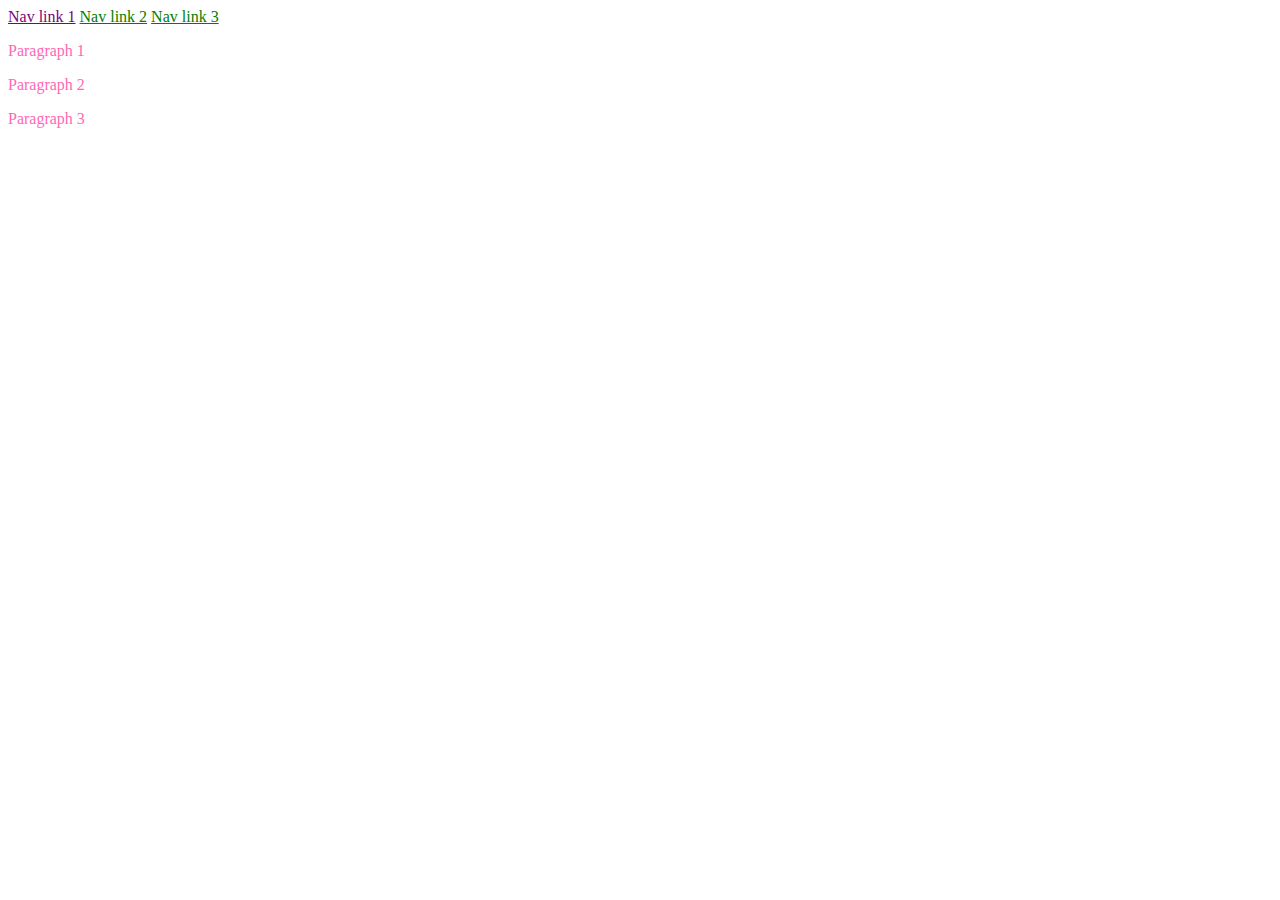
<file: css-specificity/index.html>
<!doctype html>

<html lang="en">
    <head>
        <meta charset="utf-8">
        <title>CSS Specificity</title>
        <meta name="description" content="CSS Specificity">
        <meta name="author" content="She Codes">
        <link rel="stylesheet" href="styles.css">
    </head>

    <body>

        <header>
            <nav>
                <a class="nav-link" id="link-1" href="#">Nav link 1</a>
                <a class="nav-link" href="#">Nav link 2</a>
                <a class="nav-link" href="#">Nav link 3</a>
            </nav>
        </header>

        <div>
            <p class="paragraph-link" id="paragraph-1">Paragraph 1</p>
            <p class="paragraph-link">Paragraph 2</p>
            <p class="paragraph-link">Paragraph 3</p>
        </div>

    </body>

</html>
</file>
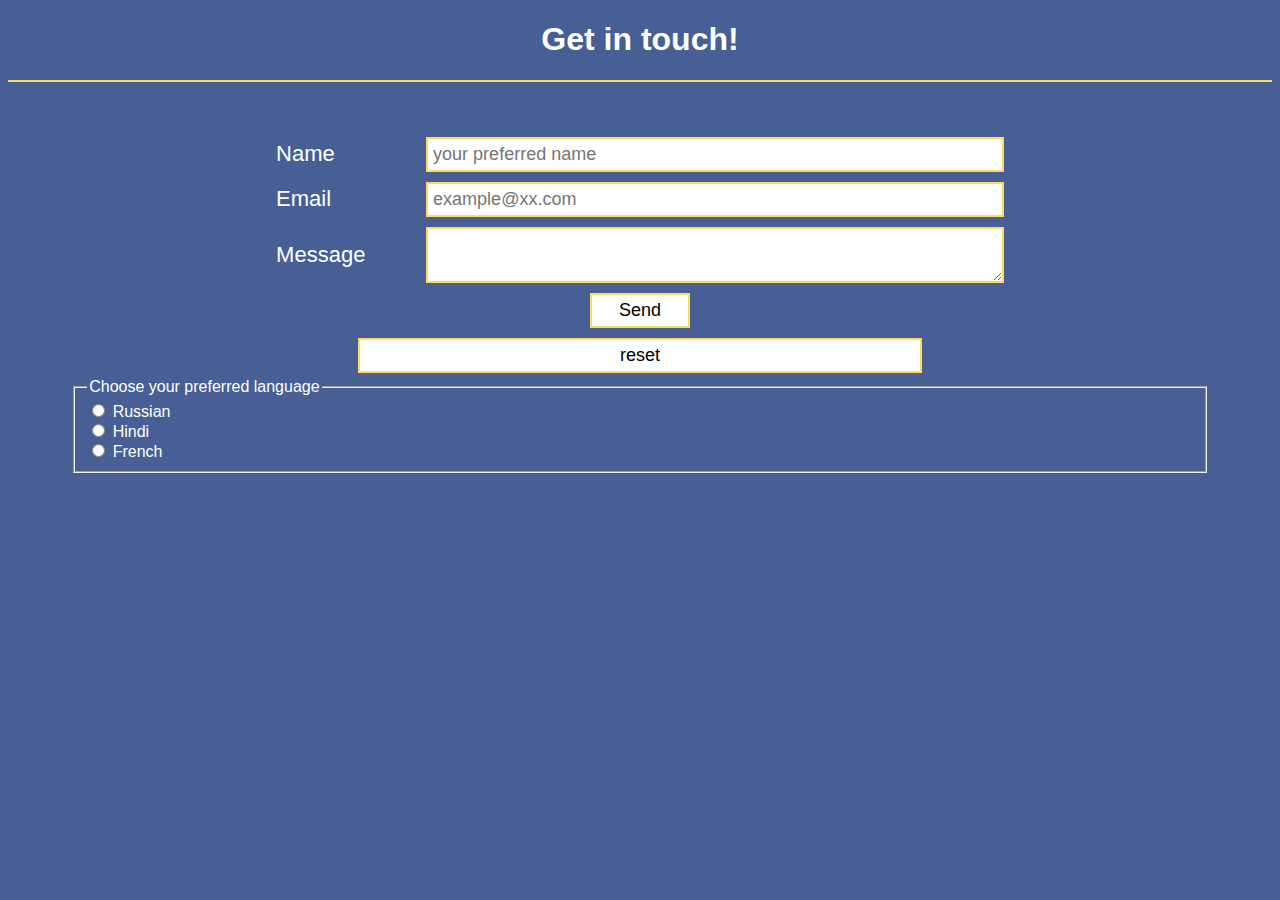
<file: forms-starter/index.html>
<!doctype html>

<html lang="en">
    <head>
        <meta charset="utf-8">
        <meta name="viewport" content="width=device-width, initial-scale=1, shrink-to-fit=no">
        <title>Introduction to Forms</title>
        <link rel="stylesheet" href="styles.css">
    </head>

    <body>
        <header>
            <h1>Get in touch!</h1>
        </header>

        <form action="https://formspree.io/f/mdojzdvg" method="post">
            <div class="form-item">
                <label for="name">Name</label>
                <input type="text" id="name" name="name" placeholder="your preferred name">
            </div>
            <div class="form-item">
                <label for="mail">Email</label>
                <input type="email" id="mail" name="email" placeholder="example@xx.com">
            </div>
            <div class="form-item">
                <label for="message">Message</label>
                <textarea id="message" name="message"></textarea>
            </div>
            <div class="form-item">
                <button type="submit">Send</button>
            </div>
            <div class="form-item">
                <input type="reset" value="reset">
            </div>
            
            <fieldset>
                <legend>Choose your preferred language</legend>
                <input type="radio" id="russian" name="language" value="R">
                <label for="russian">Russian</label><br>
                <input type="radio" id="hindi" name="language" value="H">
                <label for="hindi">Hindi</label><br>
                <input type="radio" id="french" name="language" value="F">
                <label for="french">French</label>
            </fieldset>
        </form>

    </body>
</html>
</file>
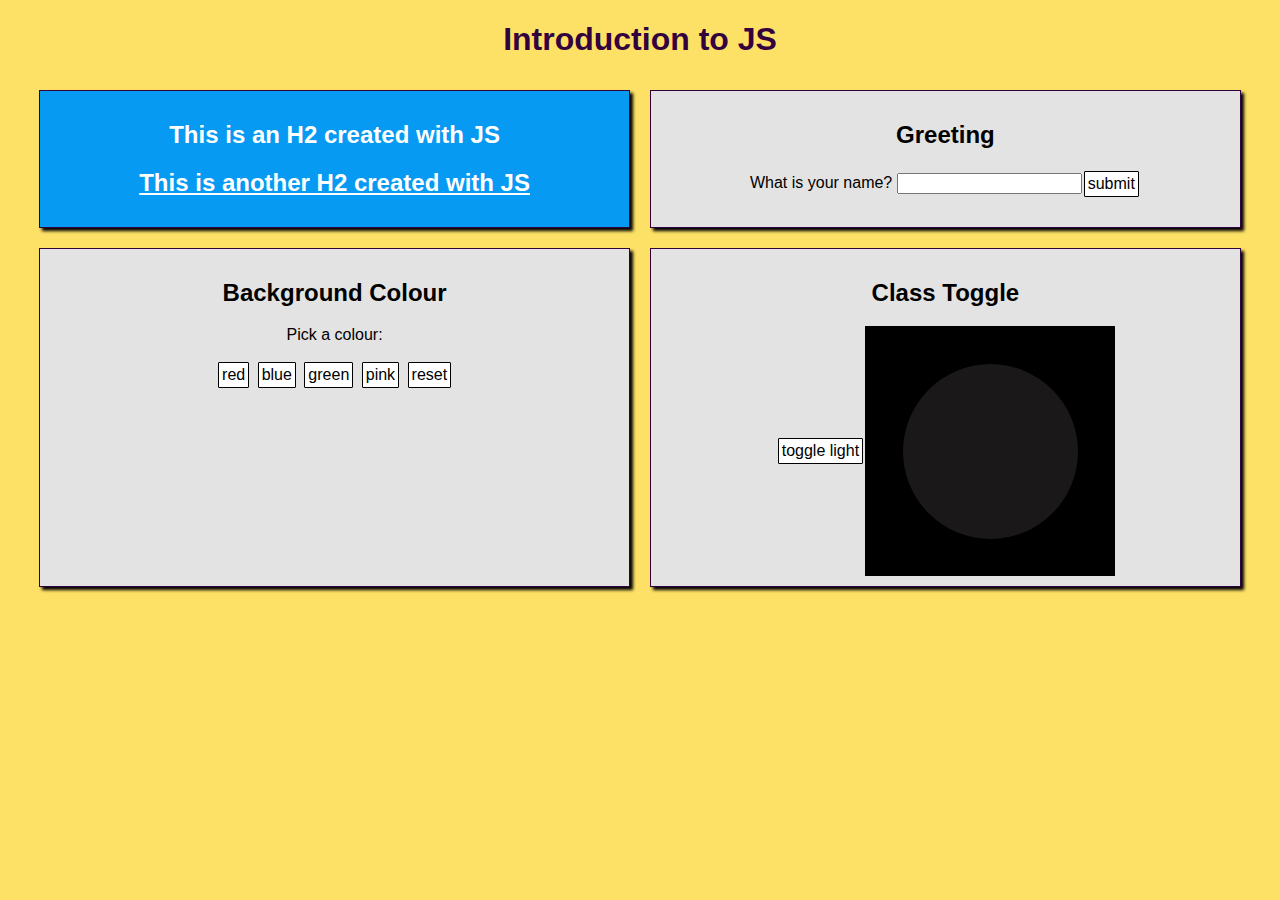
<file: intro-to-js/index.html>
<!DOCTYPE html>
<html lang="en">
    <head>
        <meta charset="utf-8">
        <title>Introduction to JavaScript</title>
        <meta name="description" content="JavaScript Demo">
        <meta name="author" content="She Codes">
        <link rel="stylesheet" href="styles.css">
    </head>
    
    <body>
        <header>
            <h1>Introduction to JS</h1>
        </header>

        <div id="wrapper">
            <div id="starter-div" class="component">
            </div>

            <div id="greeting" class="component">
                <h2>Greeting</h2>
                <form>
                    <div class="form-item">
                        <label for="name">What is your name?</label>
                        <input type="text" id="name" name="name">
                    </div>
                    <input type="button" onclick="showName()" value="submit">
                </form>
                <p id="greeting.text"></p>
            </div>

            <div id="colour" class="component">
                <h2>Background Colour</h2>
                <p>Pick a colour:</p>
                <input type="button" onclick="changeColour('#f74850')" value="red">
                <input type="button" onclick="changeColour('#0000ff')" value="blue">
                <input type="button" onclick="changeColour('#2fbc2f')" value="green">
                <input type="button" onclick="changeColour('#FFC0CB')" value="pink">
                <input type="button" onclick="resetColour()" value="reset">
            </div>

            <div id="on-off" class="component">
                <h2>Class Toggle</h2>
                <div id="class-toggle-containter">
                    <input type="button" onclick="toggleLightbulb()" value="toggle light">
                    <div id="toggle-wrapper">
                        <div id="light"></div>
                    </div>
                </div>
            </div>
        </div>
        <script src="script.js"></script>
    </body>
</html>
</file>
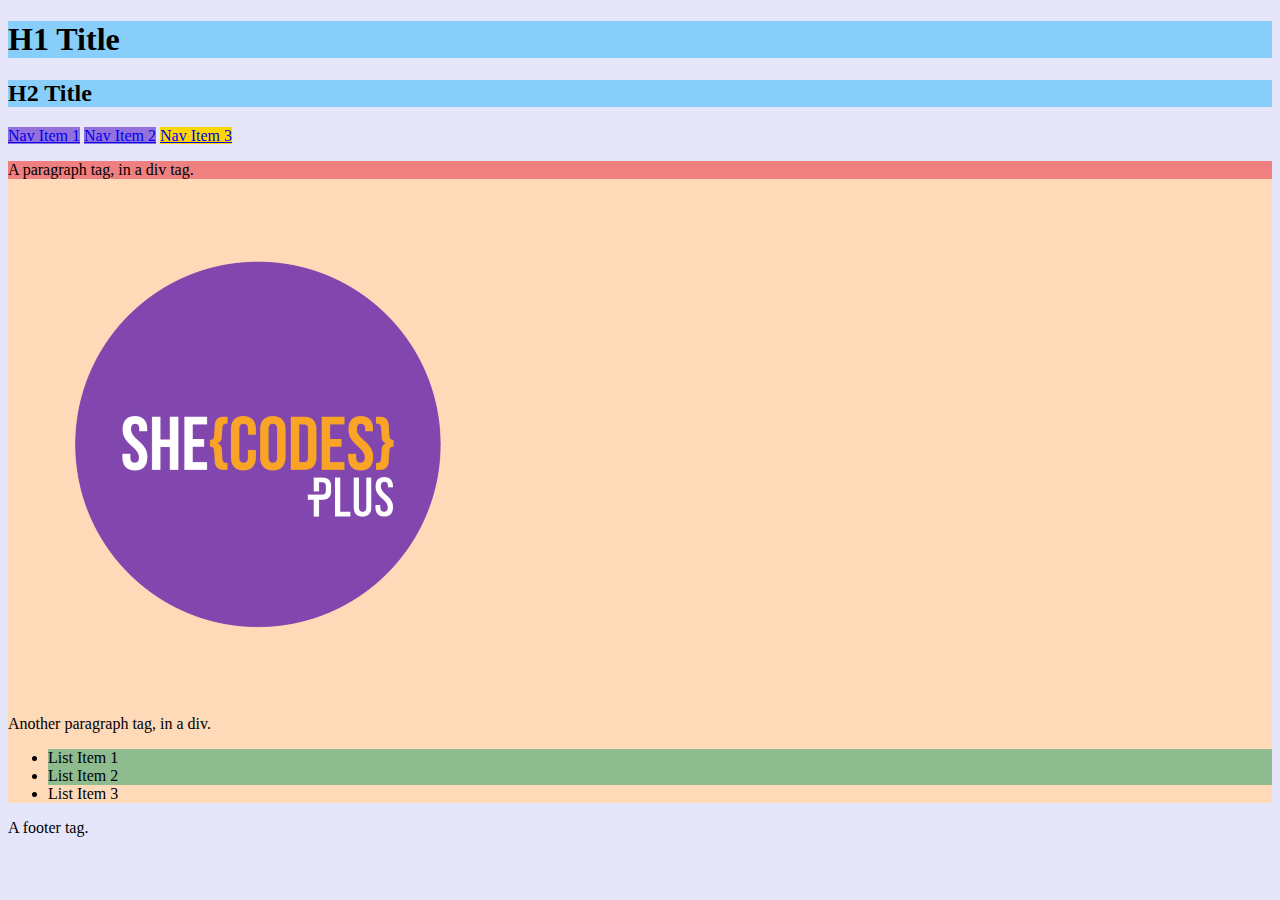
<file: introduction-to-css-selectors/index.html>
<!-- 
    .class = multi elements to have same style applied 
    #id = one element to have styles applied.  
-->

<!doctype html>

<html lang="en">
    <head>
        <meta charset="utf-8">
        <title>CSS Selectors</title>
        <meta name="description" content="CSS Selectors Playground">
        <meta name="author" content="She Codes">
        <link rel="stylesheet" href="styles.css">
    </head>
    <body>
        <header>
            <h1 class="main-heading">H1 Title</h1>
            <h2 class="main-heading">H2 Title</h2>
            <nav>
                <a href="#">Nav Item 1</a>
                <a href="#">Nav Item 2</a>
                <a href="#" id="id-nav-item">Nav Item 3</a>
            </nav>
        </header>
        <div id="div-id">
            <p id="first-paragraph">A paragraph tag, in a div tag.</p>
            <img src="logo.png" alt="She Codes Logo.">
            <p>Another paragraph tag, in a div.</p>
            <ul>
                <li class="list-item">List Item 1</li>
                <li class="list-item">List Item 2</li>
                <li>List Item 3</li>
            </ul>
        </div>
        <footer>
            A footer tag.
        </footer>
    </body>
</html>
</file>
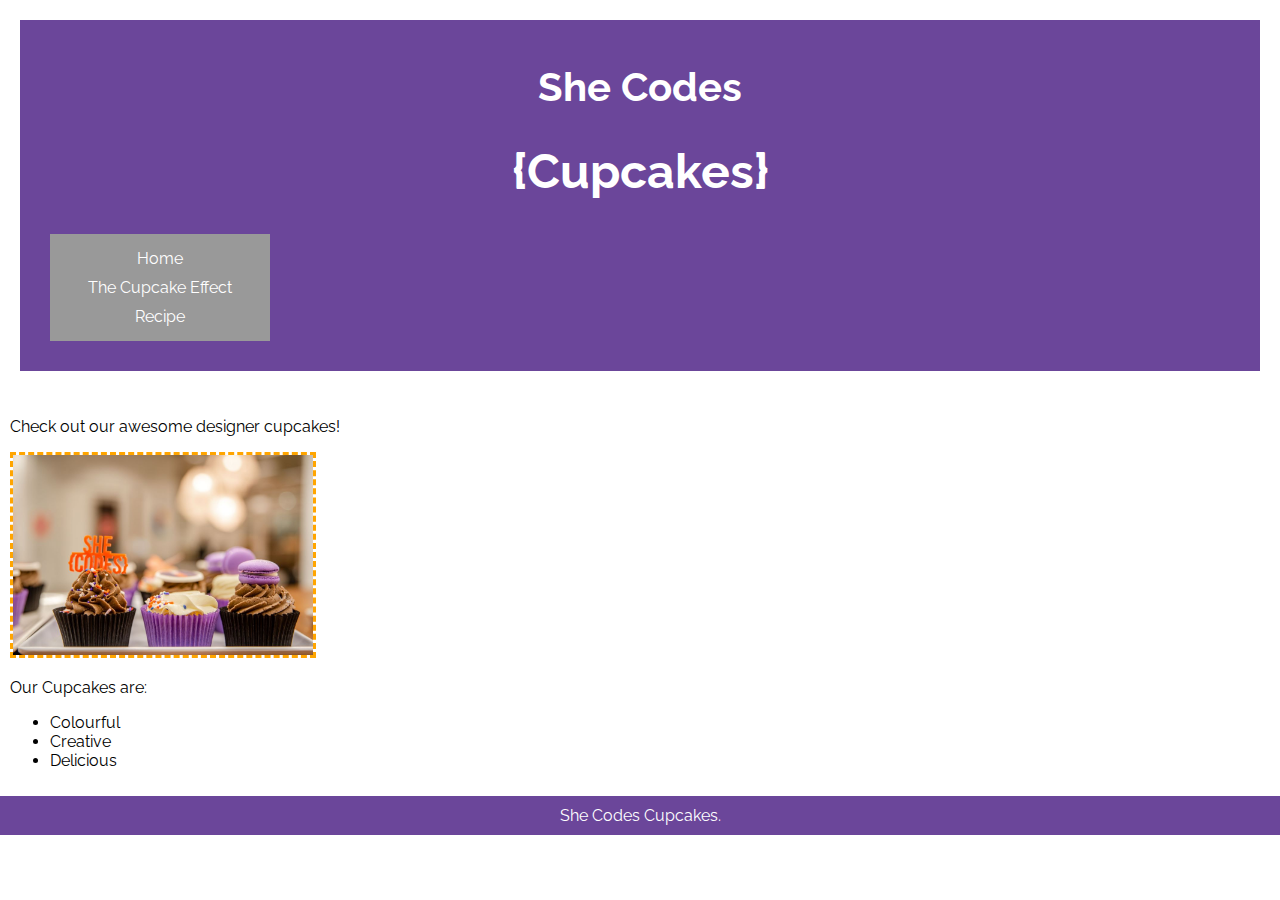
<file: introduction-to-css/index.html>
<!doctype html>

<html lang="en">
    <head>
        <meta charset="utf-8">
        <title>She Codes Cupcakes</title>
        <meta name="description" content="She Codes Cupcakes">
        <meta name="author" content="She Codes">
        <link rel="stylesheet" href="styles.css">
    </head>
    <body>
        <header>
            <h1>She Codes</h1>
            <h2>{Cupcakes}</h2>
            <nav>
                <a href="index.html">Home</a>
                <a href="cupcake-effect.html">The Cupcake Effect</a>
                <a href="recipe.html">Recipe</a>
            </nav>
        </header>
        <div>
            <p>Check out our awesome designer cupcakes!</p>
            <img src="images/cupcake-1.jpg" id="cupake-1-img" alt="She Codes Cupcakes.">
            <p>Our Cupcakes are:</p>
            <ul>
                <li>Colourful</li>
                <li>Creative</li>
                <li>Delicious</li>
            </ul>
        </div>
        <footer>
            She Codes Cupcakes.
        </footer>
    </body>
</html>
</file>
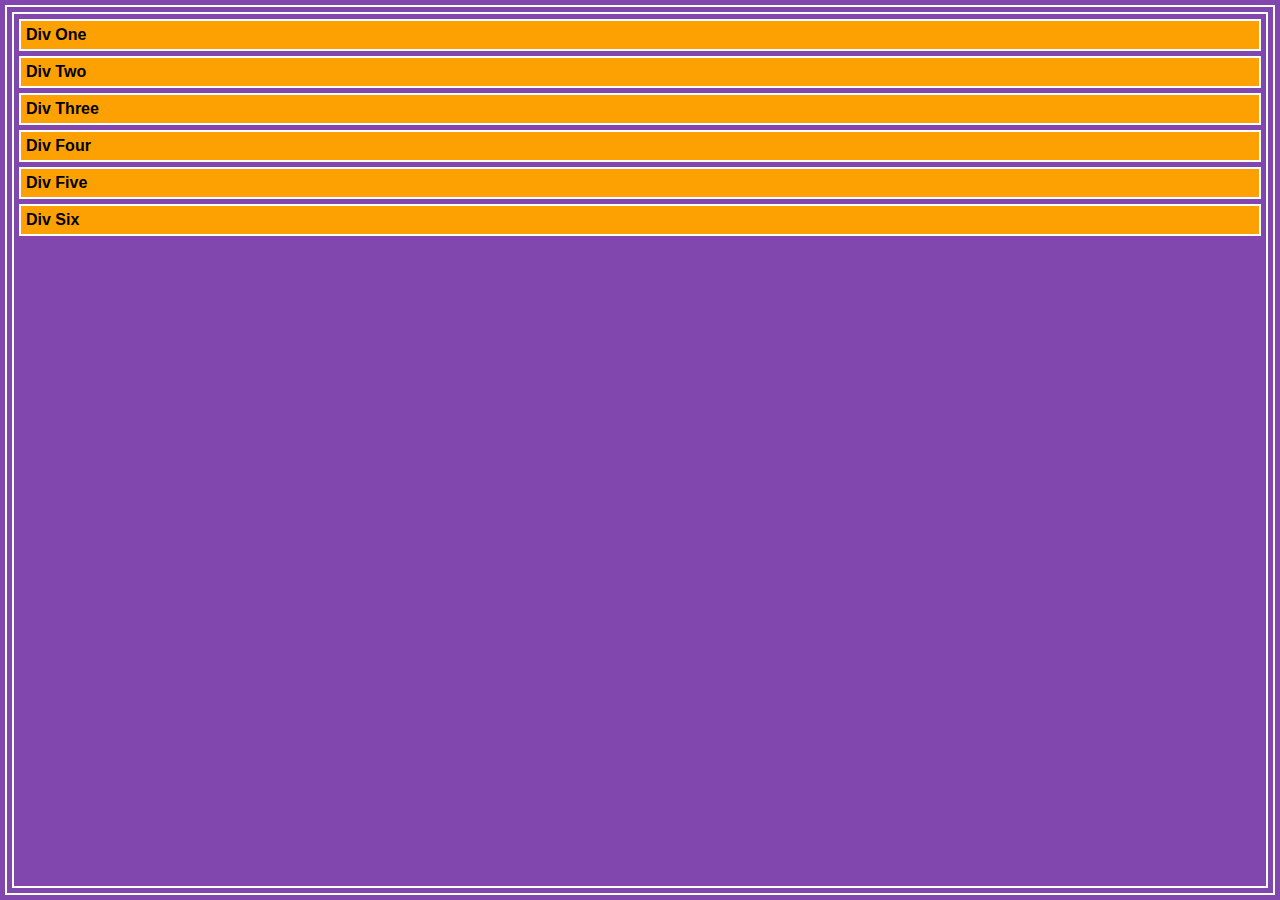
<file: introduction-to-flexbox/index.html>
<!doctype html>

<html lang="en">
    <head>
        <meta charset="utf-8">
        <meta name="viewport" content="width=device-width, initial-scale=1, shrink-to-fit=no">
        <title>Introduction to Flexbox</title>
        <link rel="stylesheet" href="styles.css">
    </head>

    <body>
        <div class="demo-div" id="div-1">Div One</div>
        <div class="demo-div" id="div-2">Div Two</div>
        <div class="demo-div" id="div-3">Div Three</div>
        <div class="demo-div" id="div-4">Div Four</div>
        <div class="demo-div" id="div-5">Div Five</div>
        <div class="demo-div" id="div-6">Div Six</div>
    </body>
</html>
</file>
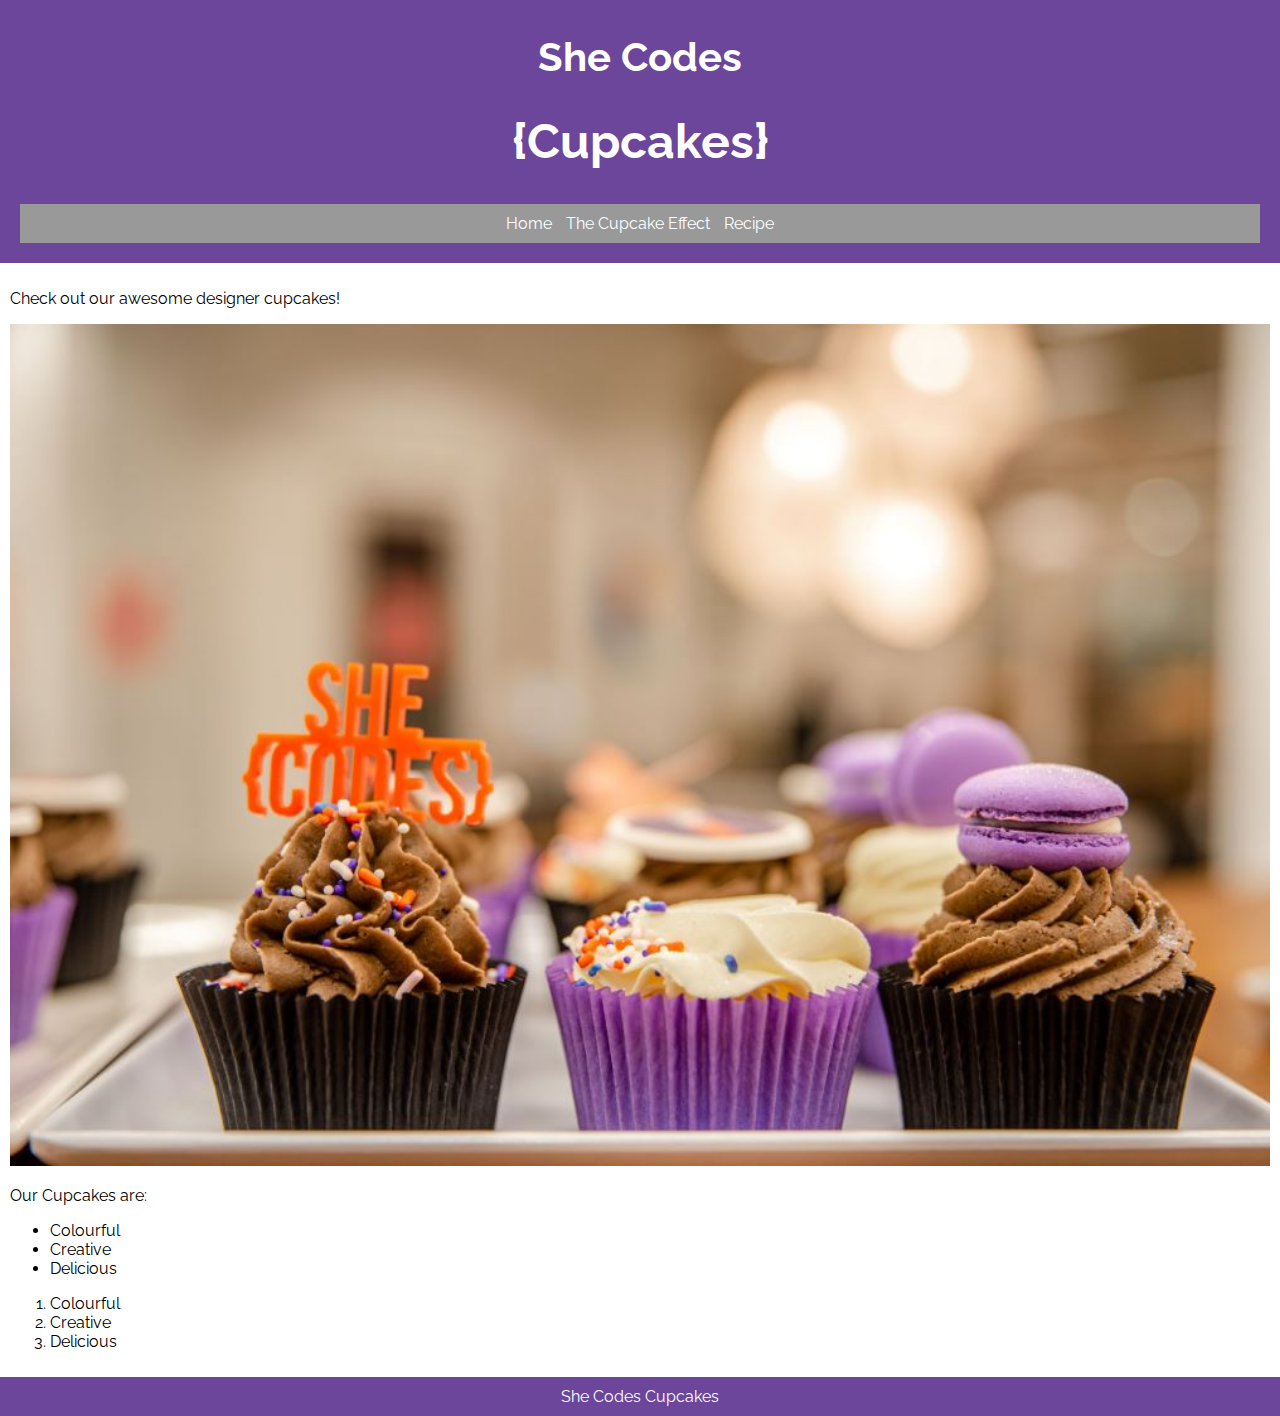
<file: introduction-to-html/index.html>
<!doctype html>
<html lang="en">
    <head>
        <meta charset="utf-8">
        <title>She Codes Cupcakes</title>
        <meta name="description" content="She Codes Cupcakes">
        <meta name="author" content="She Codes">
        <link rel="stylesheet" href="styles.css">
    </head>
    <body>
        <header>
            <h1>She Codes</h1>
            <h2>{Cupcakes}</h2>
            <nav>
                <a href="index.html">Home</a>
                <a href="cupcake-effect.html">The Cupcake Effect</a>
                <a href="recipe.html">Recipe</a>
            </nav>
        </header>
        <div>
            <p>Check out our awesome designer cupcakes!</p>
            <img src="cupcake-1.jpg" alt="She Codes Cupcakes.">
            <p>Our Cupcakes are:</p>
            <ul>
                <li>Colourful</li>
                <li>Creative</li>
                <li>Delicious</li>
            </ul>
            <ol>
                <li>Colourful</li>
                <li>Creative</li>
                <li>Delicious</li>
            </ol>
        </div>
        <footer>
            She Codes Cupcakes
        </footer>
    </body>
</html>
</file>
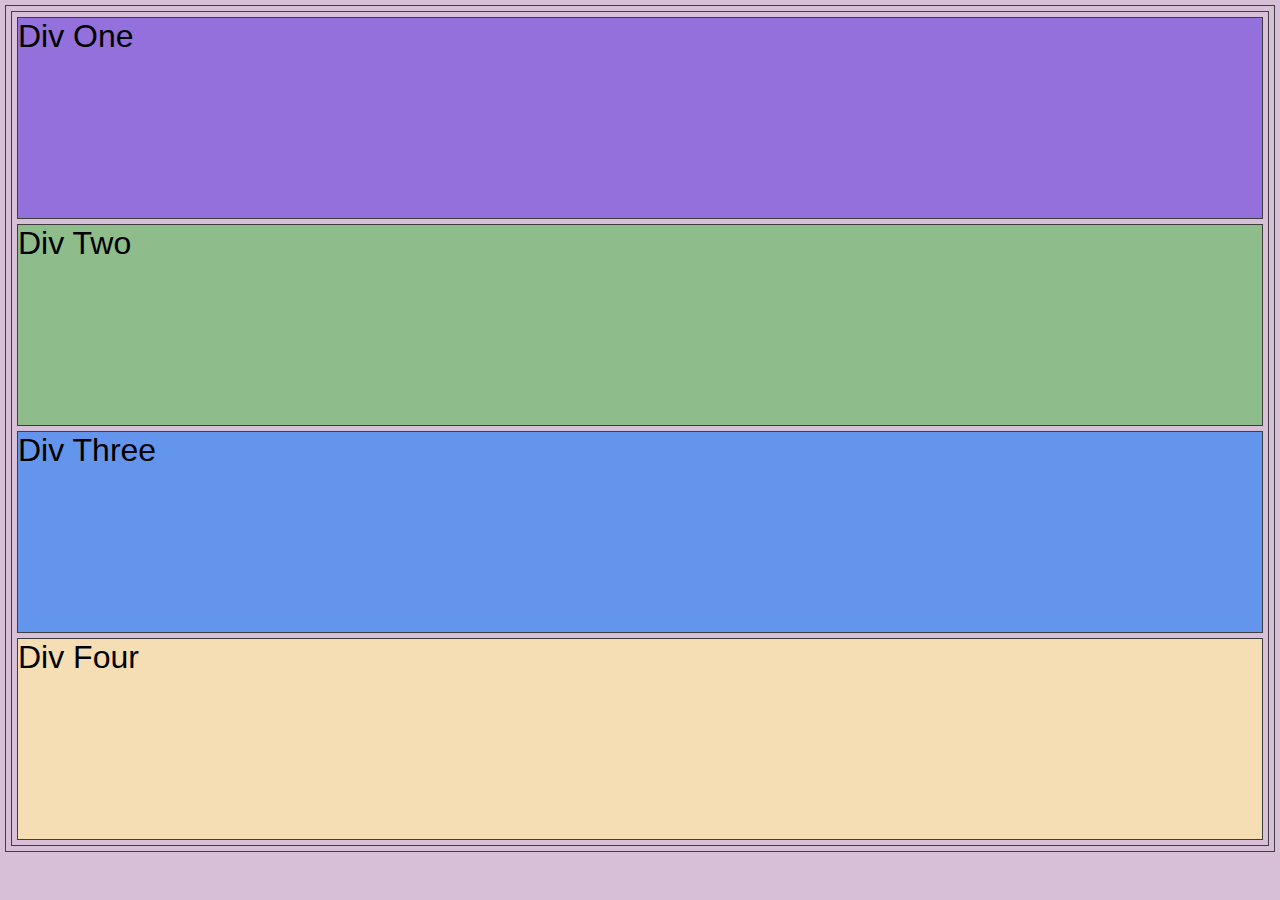
<file: introduction-to-media-queries/index.html>
<!doctype html>

<html lang="en">
    <head>
        <meta charset="utf-8">
        <meta name="viewport" content="width=device-width, initial-scale=1.0">
        <title>Media Queries</title>
        <link rel="stylesheet" href="styles.css">
    </head>

    <body>
        <div id="div-1">Div One</div>
        <div id="div-2">Div Two</div>
        <div id="div-3">Div Three</div>
        <div id="div-4">Div Four</div>
    </body>
</html>
</file>
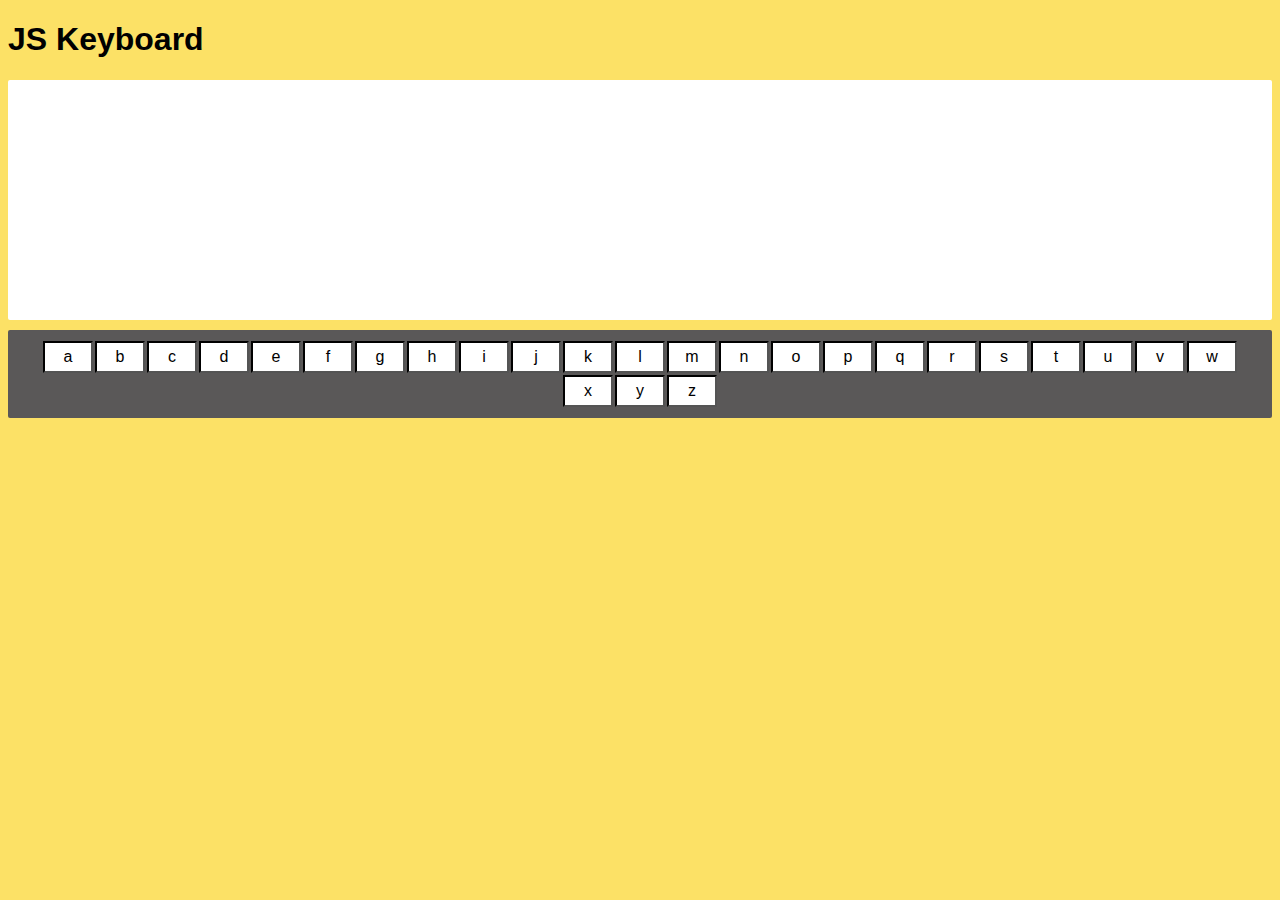
<file: keyboard/index.html>
<!DOCTYPE html>
<html lang="en">
    <head>
        <meta charset="utf-8">
        <title>JS Keyboard</title>
        <meta name="description" content="JavaScript Demo">
        <meta name="author" content="She Codes">
        <link rel="stylesheet" href="styles.css">
    </head>
    
    <body>
        <header>
            <h1>JS Keyboard</h1>
        </header>

        <div id="keyboard-wrapper">
            <div id="output">
                <p id="output-text">
                </p>
            </div>
            <div id="keyboard"></div>
        </div>

        <script src="script.js"></script>
    </body>
</html>
</file>
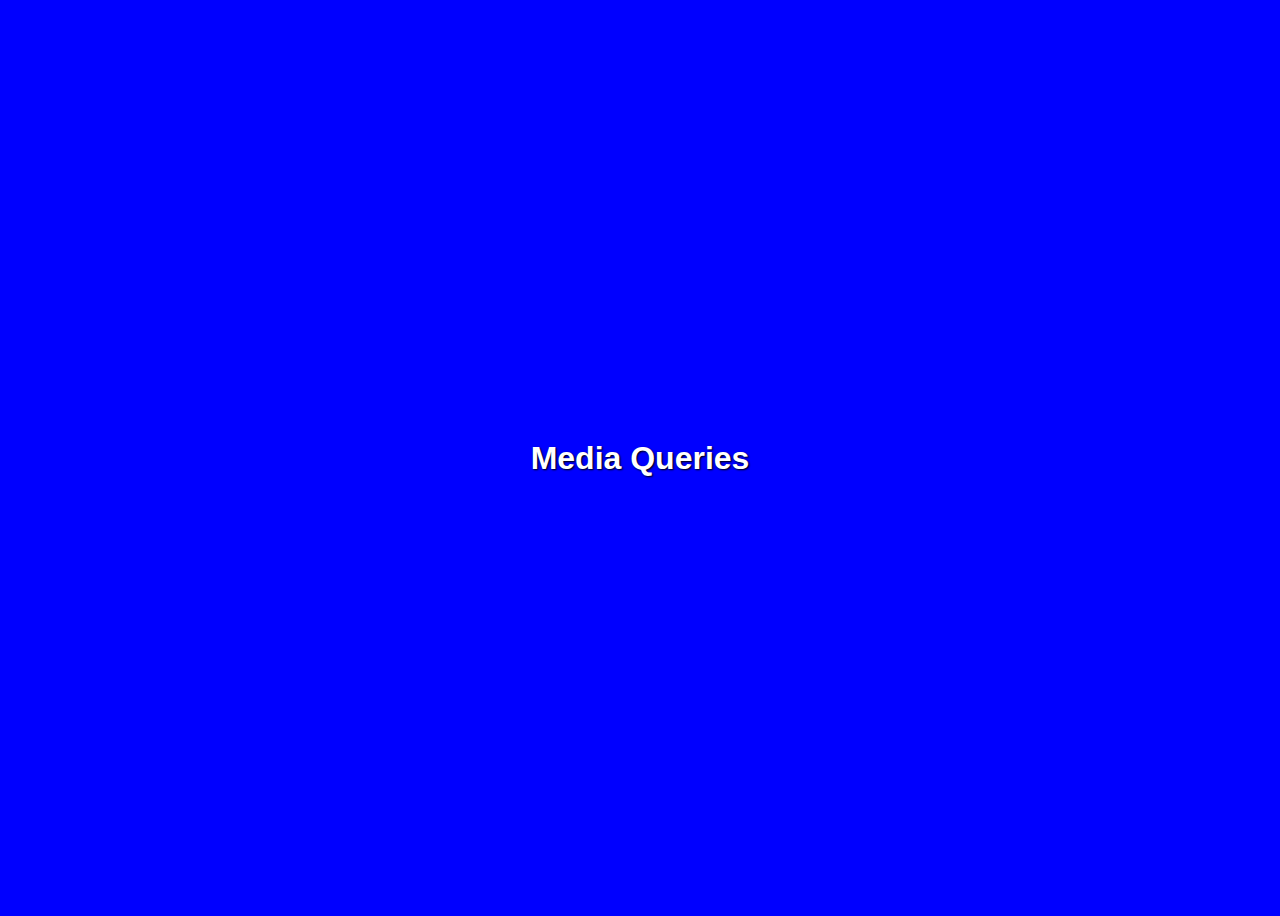
<file: media-queries-demo/index.html>
<!doctype html>

<html lang="en">
    <head>
        <meta charset="utf-8">
        <meta name="viewport" content="width=device-width, initial-scale=1.0">
        <title>Media Queries</title>
        <link rel="stylesheet" href="styles.css">
    </head>

    <body>

        <h1>Media Queries</h1>

    </body>
</html>
</file>
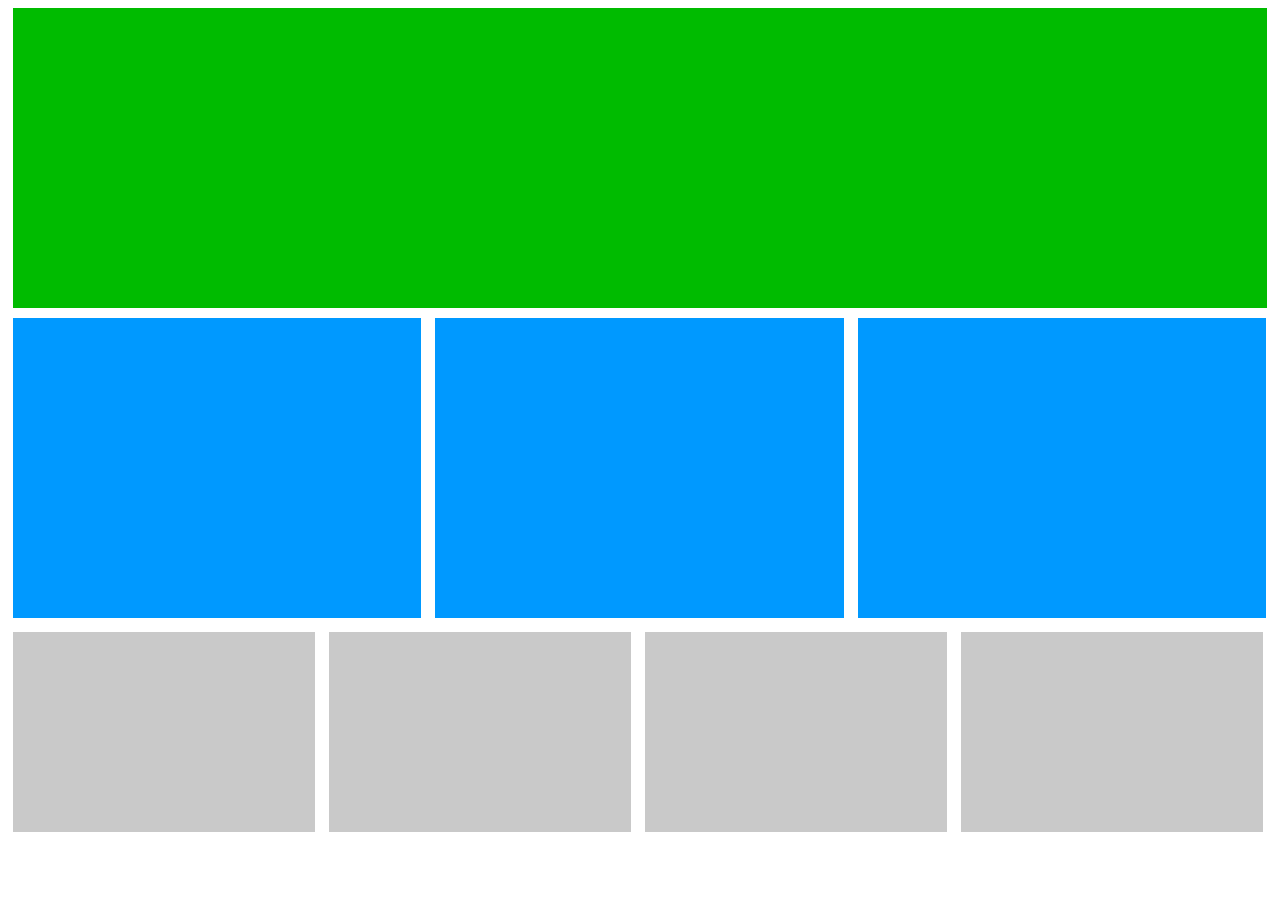
<file: media-queries-exercise-1/index.html>
<!DOCTYPE html>

<html lang="en">
    <head>
        <meta charset="utf-8" />
        <meta name="viewport" content="width=device-width, initial-scale=1.0" />
        <title>Media Queries</title>
        <link rel="stylesheet" href="styles.css" />
    </head>

    <body>
        <main>
            <div class="green-box box"></div>
            <div id="blue-section">
                <div class="blue-box box"></div>
                <div class="blue-box box"></div>
                <div class="blue-box box"></div>
            </div>
            <div id="grey-section">
                <div class="grey-box box"></div>
                <div class="grey-box box"></div>
                <div class="grey-box box"></div>
                <div class="grey-box box"></div>
            </div>
        </main>
    </body>
</html>
</file>
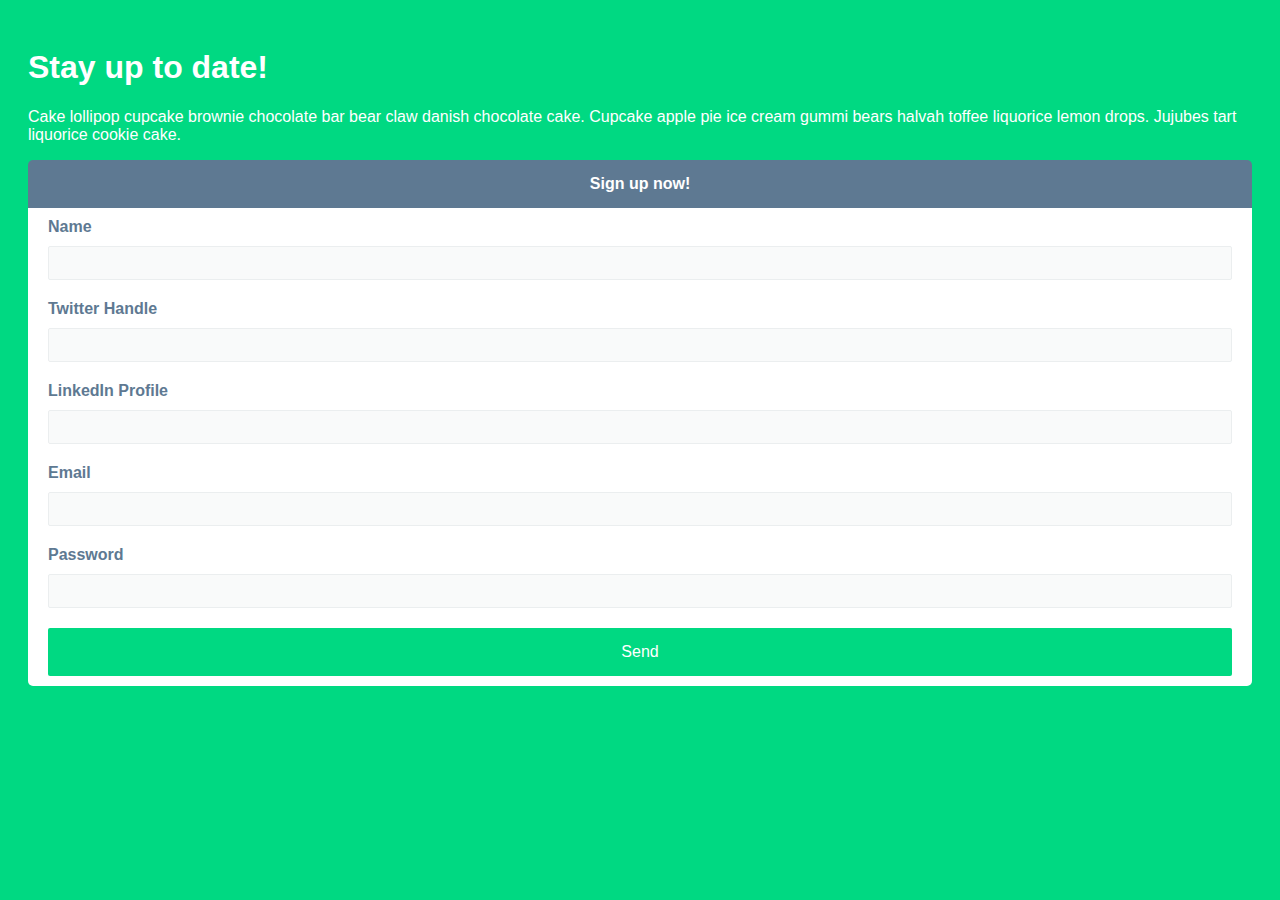
<file: media-queries-exercise-2/index.html>
<!DOCTYPE html>

<html lang="en">
    <head>
        <meta charset="utf-8" />
        <meta name="viewport" content="width=device-width, initial-scale=1.0" />
        <title>Media Queries</title>
        <link rel="stylesheet" href="styles.css" />
    </head>

    <body>
        <main>
            <header>
                <h1>Stay up to date!</h1>
                <p>
                    Cake lollipop cupcake brownie chocolate bar bear claw danish
                    chocolate cake. Cupcake apple pie ice cream gummi bears
                    halvah toffee liquorice lemon drops. Jujubes tart liquorice
                    cookie cake.
                </p>
            </header>
            <div id="form-wrapper">
                <h2>Sign up now!</h2>
                <form action="" method="">
                    <div class="form-item">
                        <label for="name">Name</label>
                        <input type="text" id="name" name="name" />
                    </div>
                    <div class="row">
                        <div class="form-item">
                            <label for="twitter">Twitter Handle</label>
                            <input type="text" id="twitter" name="twitter" />
                        </div>
                        <div class="form-item">
                            <label for="linkedin">LinkedIn Profile</label>
                            <input type="text" id="linkedin" name="linkedin" />
                        </div>
                    </div>
                    <div class="row">
                        <div class="form-item">
                            <label for="mail">Email</label>
                            <input type="email" id="mail" name="email" />
                        </div>
                        <div class="form-item">
                            <label for="message">Password</label>
                            <input
                                type="password"
                                id="message"
                                name="message"
                            />
                        </div>
                    </div>
                    <div class="form-item">
                        <button type="submit">Send</button>
                    </div>
                </form>
            </div>
        </main>
    </body>
</html>
</file>
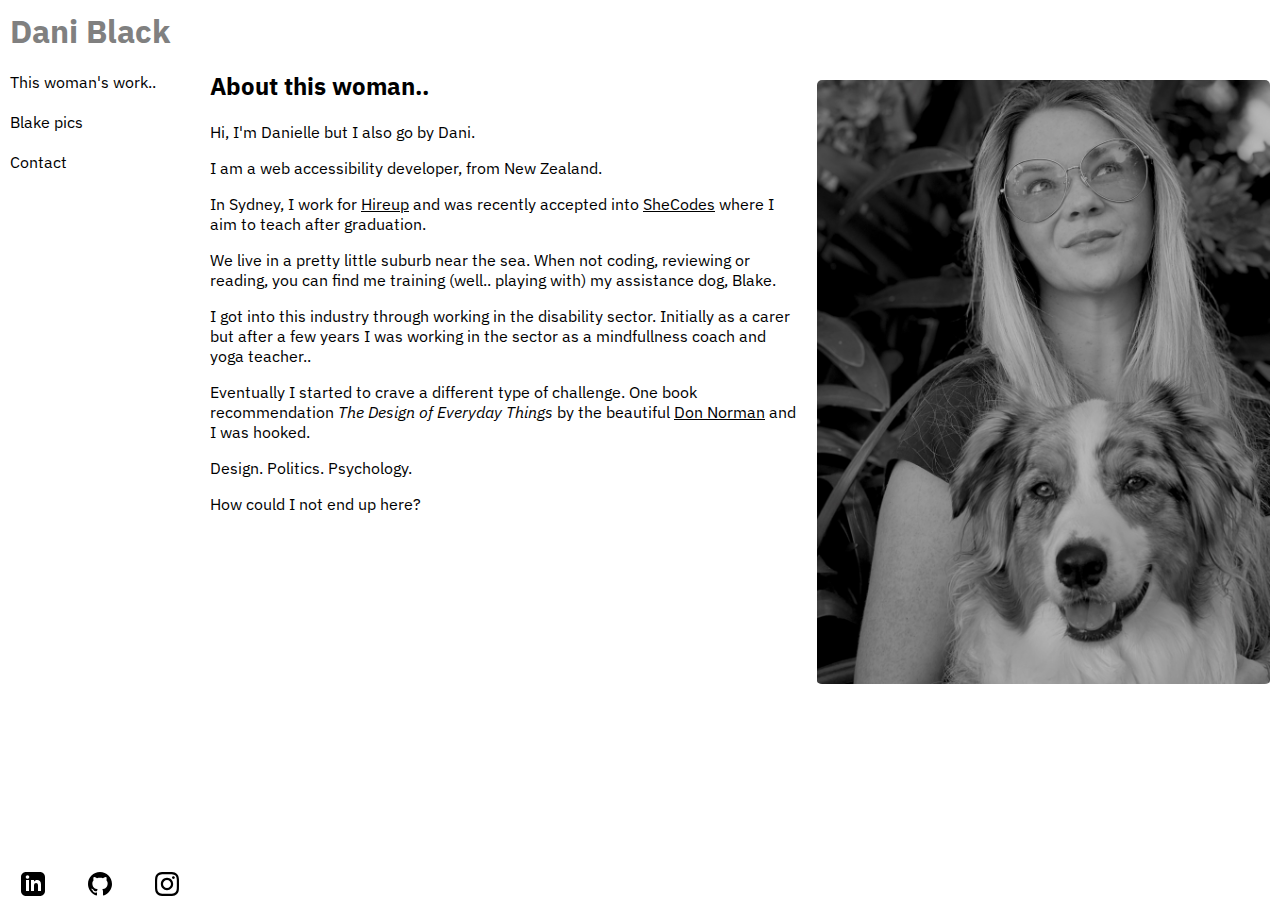
<file: portfolio/index.html>
<!doctype html>

<html lang="en">
    <head>
        <meta charset="utf-8">
        <title>This woman's work</title>
        <!-- check these later -->
        <meta name="description" content="about">
        <meta name="author" content="about">
        <!-- check these later -->
        <link href='https://fonts.googleapis.com/css?family=IBM Plex Sans' rel='stylesheet'>
        <link rel="stylesheet" href="styles.css">
    </head>
    <body>
        <header role="banner" id="header">
            <a class="title-nav" href="index.html"> <h1>Dani Black</h1></a>
            <nav role="navigation" aria-label="Primary Navigation">
                    <!--<button role="button" aria-label="open menu" class="hamburger">
                        <svg viewBox="0 0 100 80" width="20" height="20">
                            <rect width="100" height="20"></rect>
                            <rect y="30" width="100" height="20"></rect>
                            <rect y="60" width="100" height="20"></rect>
                      </svg>
                    </button> -->
                    <ul class="site-navigation">
                        <li class="nav-item"><a href="portfolio.html">This woman's work..</a></li>
                        <li class="nav-item"><a href="blake.html">Blake pics</a></li>
                        <li class="nav-item"><a href="contact.html">Contact</a></li>
                    </ul>
                    <ul class="socials">
                        <li>
                            <a href="https://www.linkedin.com/in/dani-black" target="_blank">
                                <svg xmlns="http://www.w3.org/2000/svg" width="24" height="24" viewBox="0 0 24 24">
                                    <path d="M19 0h-14c-2.761 0-5 2.239-5 5v14c0 2.761 2.239 5 5 5h14c2.762 0 5-2.239 5-5v-14c0-2.761-2.238-5-5-5zm-11 19h-3v-11h3v11zm-1.5-12.268c-.966 0-1.75-.79-1.75-1.764s.784-1.764 1.75-1.764 1.75.79 1.75 1.764-.783 1.764-1.75 1.764zm13.5 12.268h-3v-5.604c0-3.368-4-3.113-4 0v5.604h-3v-11h3v1.765c1.396-2.586 7-2.777 7 2.476v6.759z"/>
                                </svg>
                            </a>
                        </li>
                        <li>
                            <a href="https://www.github.com/DaniiBlack" target="_blank">
                                <svg xmlns="http://www.w3.org/2000/svg" width="24" height="24" viewBox="0 0 24 24"><path d="M12 0c-6.626 0-12 5.373-12 12 0 5.302 3.438 9.8 8.207 11.387.599.111.793-.261.793-.577v-2.234c-3.338.726-4.033-1.416-4.033-1.416-.546-1.387-1.333-1.756-1.333-1.756-1.089-.745.083-.729.083-.729 1.205.084 1.839 1.237 1.839 1.237 1.07 1.834 2.807 1.304 3.492.997.107-.775.418-1.305.762-1.604-2.665-.305-5.467-1.334-5.467-5.931 0-1.311.469-2.381 1.236-3.221-.124-.303-.535-1.524.117-3.176 0 0 1.008-.322 3.301 1.23.957-.266 1.983-.399 3.003-.404 1.02.005 2.047.138 3.006.404 2.291-1.552 3.297-1.23 3.297-1.23.653 1.653.242 2.874.118 3.176.77.84 1.235 1.911 1.235 3.221 0 4.609-2.807 5.624-5.479 5.921.43.372.823 1.102.823 2.222v3.293c0 .319.192.694.801.576 4.765-1.589 8.199-6.086 8.199-11.386 0-6.627-5.373-12-12-12z"/>
                                </svg>
                            </a>
                        </li>
                        <li>
                            <a href="https://www.instagram.com/ink_peach/" target="_blank"><svg xmlns="http://www.w3.org/2000/svg" width="24" height="24" viewBox="0 0 24 24"><path d="M12 2.163c3.204 0 3.584.012 4.85.07 3.252.148 4.771 1.691 4.919 4.919.058 1.265.069 1.645.069 4.849 0 3.205-.012 3.584-.069 4.849-.149 3.225-1.664 4.771-4.919 4.919-1.266.058-1.644.07-4.85.07-3.204 0-3.584-.012-4.849-.07-3.26-.149-4.771-1.699-4.919-4.92-.058-1.265-.07-1.644-.07-4.849 0-3.204.013-3.583.07-4.849.149-3.227 1.664-4.771 4.919-4.919 1.266-.057 1.645-.069 4.849-.069zm0-2.163c-3.259 0-3.667.014-4.947.072-4.358.2-6.78 2.618-6.98 6.98-.059 1.281-.073 1.689-.073 4.948 0 3.259.014 3.668.072 4.948.2 4.358 2.618 6.78 6.98 6.98 1.281.058 1.689.072 4.948.072 3.259 0 3.668-.014 4.948-.072 4.354-.2 6.782-2.618 6.979-6.98.059-1.28.073-1.689.073-4.948 0-3.259-.014-3.667-.072-4.947-.196-4.354-2.617-6.78-6.979-6.98-1.281-.059-1.69-.073-4.949-.073zm0 5.838c-3.403 0-6.162 2.759-6.162 6.162s2.759 6.163 6.162 6.163 6.162-2.759 6.162-6.163c0-3.403-2.759-6.162-6.162-6.162zm0 10.162c-2.209 0-4-1.79-4-4 0-2.209 1.791-4 4-4s4 1.791 4 4c0 2.21-1.791 4-4 4zm6.406-11.845c-.796 0-1.441.645-1.441 1.44s.645 1.44 1.441 1.44c.795 0 1.439-.645 1.439-1.44s-.644-1.44-1.439-1.44z"/></svg></a>
                        </li>
                    </ul>
            </nav>
        </header>
        <main role="main" class="about">
            <article>
                <h2>About this woman..</h2>
                <p>
                    Hi, I'm Danielle but I also go by Dani.
                </p>
                <p> I am a web accessibility developer, from New Zealand.</p>
                <p>
                    In Sydney, I work for <a href="https://hireup.com.au/">Hireup</a> and was recently accepted into <a href="https://shecodes.com.au/">SheCodes</a> where I aim to teach after graduation.
                </p>
                <p>
                    We live in a pretty little suburb near the sea.
                    When not coding, reviewing or reading, you can find me training (well.. playing with) my assistance dog, Blake.
                </p>
                <p>
                    I got into this industry through working in the disability sector. Initially as a carer but after a few years I was working in the sector as a mindfullness coach and yoga teacher.. 
                </p>
                <p>
                    Eventually I started to crave a different type of challenge. One book recommendation <em>The Design of Everyday Things</em> by the beautiful <a href="https://en.wikipedia.org/wiki/Don_Norman"><bold>Don Norman</bold></a> and I was hooked.
                </p>
                <p>
                    Design. Politics. Psychology.
                </p>
                <p>
                    How could I not end up here?
                </p>
            <!-- 50 words here-->
            </article>
        </main>
        <aside>
            <img src="images/portrait.jpeg" alt="girl with dog">
        </aside>

        <footer>
        </footer>
    </body>
</html>
</file>
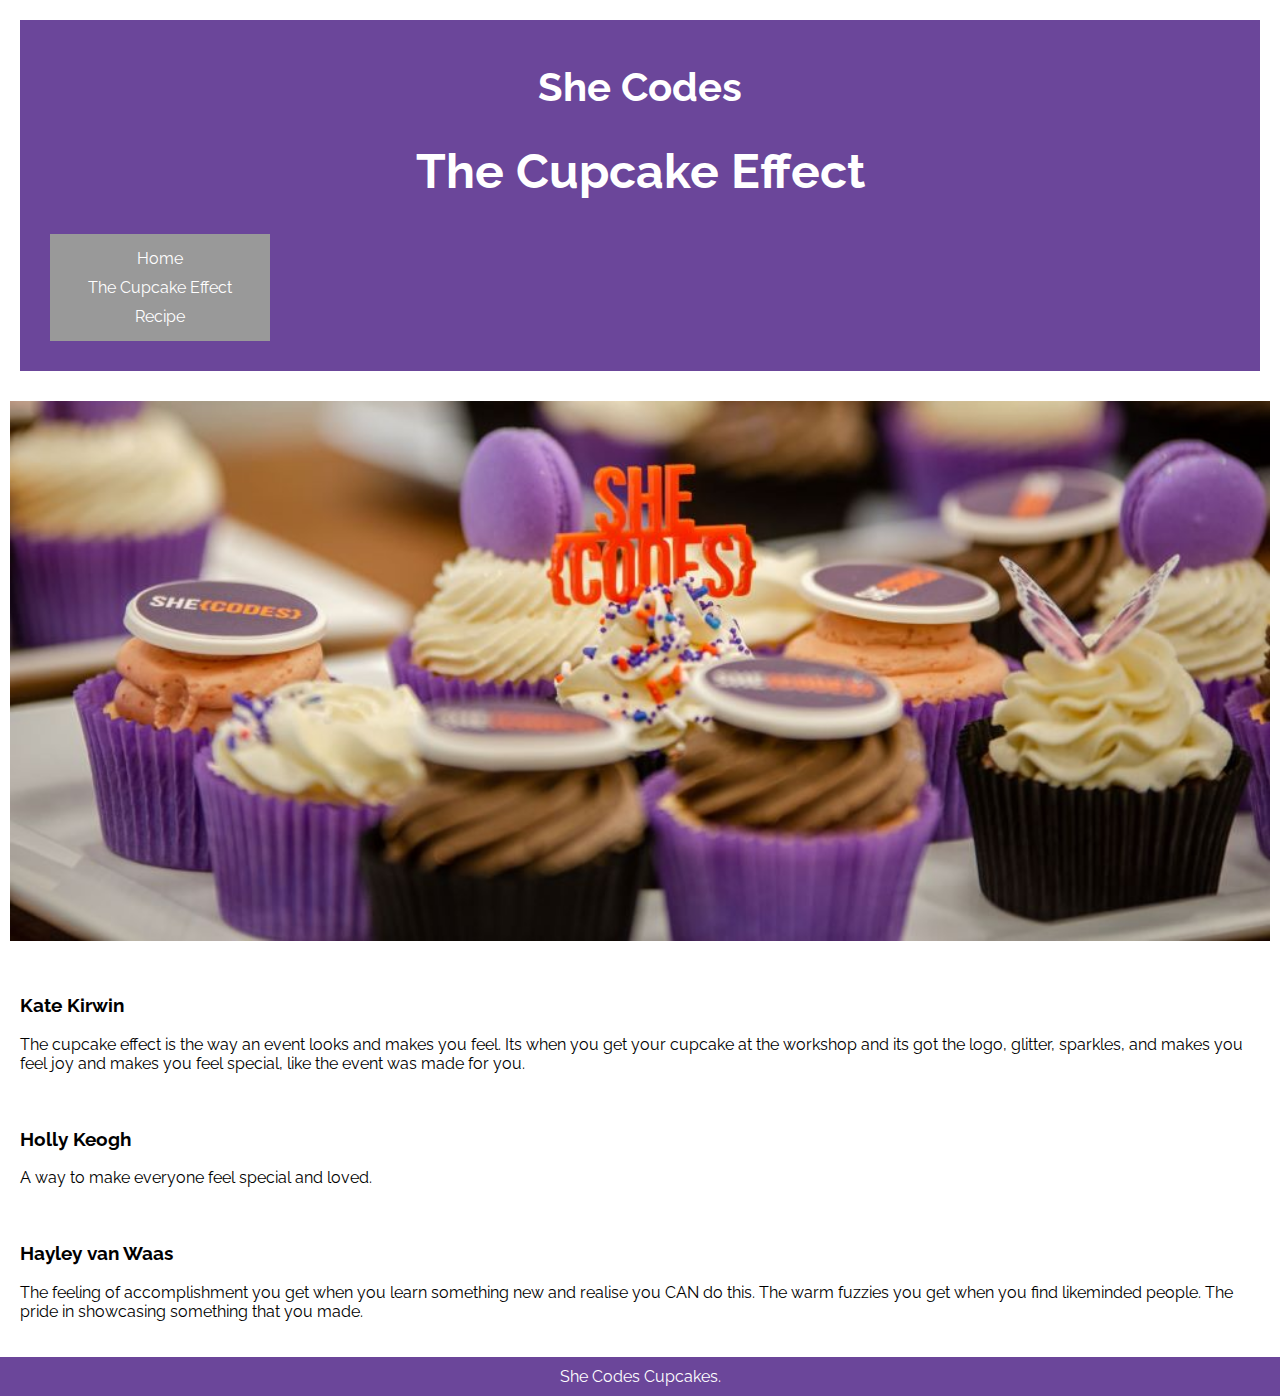
<file: introduction-to-css/cupcake-effect.html>
<!doctype html>

<html lang="en">
    <head>
        <meta charset="utf-8">
        <title>She Codes Cupcakes</title>
        <meta name="description" content="She Codes Cupcakes">
        <meta name="author" content="She Codes">
        <link rel="stylesheet" href="styles.css">
    </head>

    <body>

        <header>
            <h1>She Codes</h1>
            <h2>The Cupcake Effect</h2>
            <nav>
                <a href="index.html">Home</a>
                <a href="cupcake-effect.html">The Cupcake Effect</a>
                <a href="recipe.html">Recipe</a>
            </nav>
        </header>

        <div>            
            <img src="images/cupcake-2.jpg" alt="She Codes branded Cupcakes.">
        </div>

        <div>
            <div>
                <h3>Kate Kirwin</h3>
                <p>
                    The cupcake effect is the way an event looks and makes you feel.
                    Its when you get your cupcake at the workshop and its got the logo,
                    glitter, sparkles, and makes you feel joy and makes you feel special,
                    like the event was made for you.
                </p>
            </div>
            <div>
                <h3>Holly Keogh</h3>
                <p>A way to make everyone feel special and loved.</p>
            </div>
            <div>
                <h3>Hayley van Waas</h3>
                <p>The feeling of accomplishment you get when you learn something new
                    and realise you CAN do this. The warm fuzzies you get when you find likeminded
                    people. The pride in showcasing something that you made.
                </p>
            </div>
        </div>

        <footer>
            She Codes Cupcakes.
        </footer>

    </body>

</html>
</file>
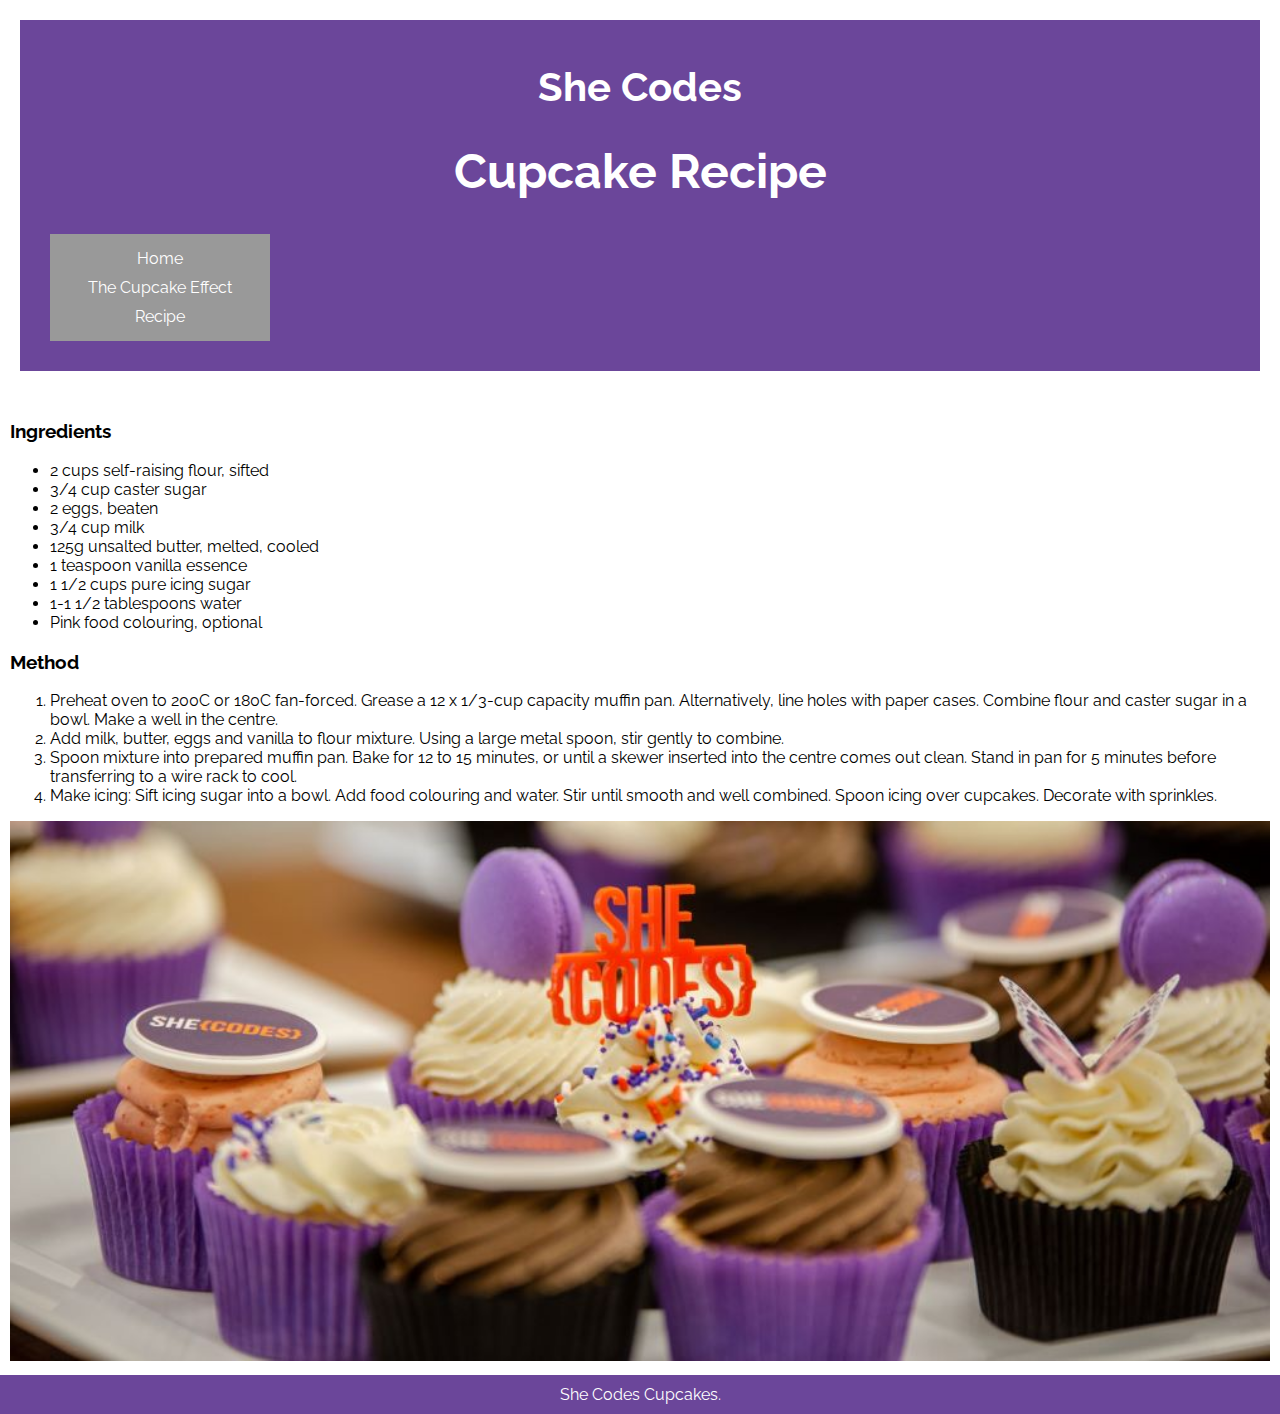
<file: introduction-to-css/recipe.html>
<!doctype html>

<html lang="en">
    <head>
        <meta charset="utf-8">
        <title>She Codes Cupcakes</title>
        <meta name="description" content="She Codes Cupcakes">
        <meta name="author" content="She Codes">
        <link rel="stylesheet" href="styles.css">
    </head>
    <body>
        <header>
            <h1>She Codes</h1>
            <h2>Cupcake Recipe</h2>
            <nav>
                <a href="index.html">Home</a>
                <a href="cupcake-effect.html">The Cupcake Effect</a>
                <a href="recipe.html">Recipe</a>
            </nav>
        </header>
        <div>
            <h3>Ingredients</h3>
            <ul>
                <li>2 cups self-raising flour, sifted</li>
                <li>3/4 cup caster sugar</li>
                <li>2 eggs, beaten</li>
                <li>3/4 cup milk</li>
                <li>125g unsalted butter, melted, cooled</li>
                <li>1 teaspoon vanilla essence</li>
                <li>1 1/2 cups pure icing sugar</li>
                <li>1-1 1/2 tablespoons water</li>
                <li>Pink food colouring, optional</li>
            </ul>
            <h3>Method</h3>
            <ol>
                <li>Preheat oven to 200C or 180C fan-forced.
                    Grease a 12 x 1/3-cup capacity muffin pan.
                    Alternatively, line holes with paper cases.
                    Combine flour and caster sugar in a bowl.
                    Make a well in the centre.</li>
                <li>Add milk, butter, eggs and vanilla to flour mixture.
                    Using a large metal spoon, stir gently to combine.</li>
                <li>Spoon mixture into prepared muffin pan. Bake for 12 to 15 minutes,
                    or until a skewer inserted into the centre comes out clean.
                    Stand in pan for 5 minutes before transferring to a wire rack to
                    cool.</li>
                <li>Make icing: Sift icing sugar into a bowl.
                    Add food colouring and water.
                    Stir until smooth and well combined.
                    Spoon icing over cupcakes.
                    Decorate with sprinkles.
                </li>
            </ol>
            <img src="images/cupcake-2.jpg" alt="She Codes branded Cupcakes.">
        </div>
        <footer>
            She Codes Cupcakes.
        </footer>
    </body>
</html>
</file>
<file: css-specificity/styles.css>
nav a {
    color: red;
}


.nav-link {
    color: black;
}


nav a.nav-link {
    color: green;
}


nav a.nav-link#link-1 {
    color: purple;
}


html div p {
    color: darkgrey;
}


body div p {
    color: hotpink;
}
</file>
<file: forms-starter/styles.css>
body {
    background-color: #475F94;
    color: #fff;
    font-family: "Gill Sans", sans-serif;
}

header {
    border-bottom: 2px solid #FDDC5C;
    text-align: center;
}

form {
    margin: 50px auto;
    width: 90%;
}

.form-item {
    display: flex;
    justify-content: center;
    align-items: center;
    padding: 5px;
}

.form-item label {
    flex-basis: 150px;
    font-size: 22px;
}

.form-item input,
.form-item textarea {
    flex-basis: 50%;
    border: 2px solid #FDDC5C;
}

.form-item input:hover,
.form-item textarea:hover {
    border: 2px solid #FA4224;
}

.form-item input,
.form-item textarea,
.form-item button {
    border: 2px solid #FDDC5C;
    background-color: #FFF;
    padding: 5px;
    font-size: 18px;
}

.form-item button:hover {
    border: 2px solid #FA4224;
    background-color: #FA4224;
    color: #FFF;
}

.form-item button {
    width: 100px;
}
</file>
<file: intro-to-js/styles.css>
body {
    background-color: #FCE166;
    font-family: Arial;
}

h1 {
    color: #34013F;
    text-align: center;
}

#wrapper {
    display: flex;
    flex-wrap: wrap;
    justify-content: center;
}

.component {
    border: 1px solid #34013F;
    flex-basis: 45%;
    margin: 10px;
    padding: 10px;
    text-align: center;
    box-shadow: 3px 3px 3px #000;;
    background-color: #e3e3e3;
}

input[type=button] {
    margin: 2px;
    padding: 3px;
    border: 1px solid black;
    border-radius: 1px;
    background-color: #fff;
    font-size: 16px;
}

input[type=button]:hover {
    cursor: pointer;
    box-shadow: -2px 2px 0px black;
}

#starter-div {
    min-height: 100px;
    background-color: #069AF3;
}

.js-header {
    color: #FFF;
}

#second-h2 {
    text-decoration: underline;
}

form {
    display: flex;
    align-items: center;
    justify-content: center;
}

#greeting-text {
    height: 20px;
}

#class-toggle-containter {
    display: flex;
    justify-content: center;
    align-items: center;
}

#toggle-wrapper {
    width: 250px;
    height: 250px; 
    background-color: black;
    display: flex;
    justify-content: center;
    align-items: center;
}

#light {
    height: 175px;
    width: 175px;
    background-color: #1a1818 ;
    border-radius: 50%;
}

.on {
    box-shadow: inset 0 0 150px yellow, 0px 0 30px yellow;
}
</file>
<file: introduction-to-css-selectors/styles.css>
body {
    background-color: lavender;
}

#div-id {
    background-color: peachpuff;
}

.list-item {
    background-color: darkseagreen;
}

.main-heading {
    background-color: lightskyblue;
}

#first-paragraph {
    background-color: lightcoral;
}

/*

CSS selectors
type: match a given <tag> name
class: match a given class attr | multiple elem to have same matching styles
ID: match a given id attr | one elem to have styles applied

note: also works for changing a tag background-colors, but probably not best practice (including adding the class to the html tag);
.class-nav-item {
    background-color: mediumpurple
} */

a {
    background-color: mediumpurple;
}

#id-nav-item {
    background-color: gold;
}
</file>
<file: introduction-to-css/styles.css>
@import url('https://fonts.googleapis.com/css2?family=Raleway&display=swap');

html {
    font-family: 'Raleway', sans-serif;
    background-color: #fff;
}

body {
    margin: 0;
}

header {
    text-align: center;
    background-color: #6b469a;
    padding: 10px;
}

h1 {
    font-size: 2.5rem;
    line-height: 2.5rem;;
    color: #fff;
}

h2 {
    font-size: 3rem;
    line-height: 3rem;
    color: #fff;
}

nav {
    width: 200px;
    margin: 10px;
    padding: 10px;
    background-color: #999999;
}

a {
    color: #fff;
    text-decoration: none;
    padding: 5px;
}

a:hover {
    color: #fda103;
    border-bottom: 2px solid #fda103;
}


div {
    padding: 10px;
}

img {
    width: 100%;
    height: 60vh;
    object-fit: cover;
    object-position: bottom;
}

footer {
    text-align: center;
    background-color: #6b469a;
    padding: 10px;
    color: #fff;
}

/* Your code here

CSS properties
    display inline & block
    width & height: by default will use parent's width and height unless otherwise specified 
    margin: creates extra space *around* the elem
    padding: creates extra space *within* an elem
    border: width; style; color

*/

nav a {
    display: block;
}

#cupake-1-img {
    width: 300px;
    height: 200px;
    border: 3px dashed orange;
}

header {
    margin: 20px;
    padding: 20px;
}

/* 
hack to make changes of padding/ margin et al to add border to every elem on the page 
* {
    border: 1px solid grey;
} 
*/
</file>
<file: introduction-to-flexbox/styles.css>
* {
    border: 2px solid #fff;
    margin: 5px;
}

html {
    height: calc(100% - 14px);
}

body {
    background-color: #8246AF;
    font-family: Arial, Helvetica, sans-serif;
    font-size: 1rem;
    font-weight: bold;
    height: calc(100% - 14px);
}

div {
    padding: 5px;
    background-color: #FDA103;
}

/*** Your code here ***/
</file>
<file: introduction-to-html/styles.css>
/* #fda103 6b469a */
@import url('https://fonts.googleapis.com/css2?family=Raleway&display=swap');

html {
    font-family: 'Raleway', sans-serif;
    background-color: #fff;
}

body {
    margin: 0;
}

header {
    text-align: center;
    background-color: #6b469a;
    padding: 10px;
}

h1 {
    font-size: 2.5rem;
    line-height: 2.5rem;;
    color: #fff;
}

h2 {
    font-size: 3rem;
    line-height: 3rem;
    color: #fff;
}

nav {
    margin: 10px;
    padding: 10px;
    background-color: #999999;
}

a {
    color: #fff;
    text-decoration: none;
    padding: 5px;
}

a:hover {
    color: #fda103;
    border-bottom: 2px solid #fda103;
}


div {
    padding: 10px;
}

img {
    width: 100%;
    height: 100%;
    object-fit: cover;
    object-position: bottom;
}

footer {
    text-align: center;
    background-color: #6b469a;
    padding: 10px;
    color: #fff;
}
</file>
<file: introduction-to-media-queries/styles.css>
* {
    border: 1px solid #3e3e3e;
    margin: 5px;
}

body {
    background-color: #d8bfd8;
    font-family: Arial, Helvetica, sans-serif;
    font-size: 2rem;
}

div {
    height: 200px;
}

#div-1 {
    background-color: #9370db;
}

#div-2 {
    background-color: #8fbc8b;
}

#div-3 {
    background-color: #6495ed;
}

#div-4 {
    background-color: #f5deb3;
}

/*** Your code here ***/
</file>
<file: keyboard/styles.css>
body {
    background-color: #FCE166;
    font-family: Arial;
}

#output {
    border-radius: 2px;
    background-color: #fff;
    height: 200px;
    padding: 20px;
    overflow: scroll;
    margin-bottom: 10px;
}

#output-text {
    font-family: 'Courier New', Courier, monospace;
    font-size: 36px;
    color: #000;
    word-wrap: break-word;
    margin: 0;
}

#keyboard {
    display: flex;
    justify-content: center;
    flex-wrap: wrap;
    margin-top: 10px;
    background-color: #5a5858;
    border-radius: 2px;
    padding: 10px;
}

.key {
    text-align: center;
    width: 50px;
    margin: 1px;
    padding: 5px;
    font-size: 16px;
    background-color: #fff;
    border-style: inset;
}

.selected {
    background-color: darkgrey;
    border-style: outset;
}
</file>
<file: media-queries-demo/styles.css>
body {
    height: 100vh;
    background-color: red;
    display: flex;
    align-items: center;
    justify-content: center;
}

h1 {
    font-family: Arial, Helvetica, sans-serif;
    color: white;
    text-shadow: 1px 1px 2px black;
    text-align: center;
}

/*** Media Queries Below ***/

/* Small devices (landscape phones, 576px and up) */
@media (min-width: 576px) { 
    body {
        background-color: orange;
    }
}

/* Medium devices (tablets, 768px and up)*/
@media (min-width: 768px) {
    body {
        background-color: yellow;
    }
}

/* Large devices (desktops, 992px and up) */
@media (min-width: 992px) {
    body {
        background-color: green;
    }
}

/* Extra large devices (large desktops, 1200px and up) */
@media (min-width: 1200px) {
    body {
        background-color: blue;
    }
}

 /* MASSIVE devices (large desktops, 1440px and up) */
@media (min-width: 1440px) {
    body {
        background-color: purple;
    }
}
</file>
<file: media-queries-exercise-1/styles.css>
.box {
    margin: 5px;
}

.green-box {
    height: 100px;
    background-color: #00bb00;
}

.blue-box {
    height: 200px;
    background-color: #0099ff;
}

.grey-box {
    height: 75px;
    background-color: #c9c9c9;
}

/*** Media Queries Below ***/

@media (min-width: 600px) {
    .green-box {
        height: 200px;
    }
    .blue-box {
        height: 150px;
    }
    .grey-box {
        width: calc(100% / 2 - 12px);
        display: inline-block;
    }
}

@media (min-width: 900px) {
    .green-box {
        height: 300px;
    }
    .blue-box {
        width: calc(100% / 3 - 13px);
        display: inline-block;
        height: 300px;
    }
    .grey-box {
        width: calc(100% / 4 - 14px);
        height: 200px;
    }
}
</file>
<file: media-queries-exercise-2/styles.css>
/* 
h2
button
cream 
*/

/* * {
    border: 1px solid grey;
}  */

html {
    background-color: #00d982;
    font-family: Arial, Helvetica, sans-serif;
}

body {
    padding: 20px;
}

header {
    color: #fff;
}

h2 {
    border-top-left-radius: 5px;
    border-top-right-radius: 5px;
    background-color: #5e7992;
    color: #fff;
    font-size: 1rem;
    text-align: center;
    margin: 0px;
    padding: 15px;
}

p {

}

form {
    background-color: #fff;
    border-bottom-left-radius: 5px;
    border-bottom-right-radius: 5px;
}

label {
    font-weight: bold;
    color: #5e7992;
    width: 100%;
}

input {
    box-sizing: border-box;
    border: 1px solid #ebeeef;
    background-color: #f9fafa;
    width: 100%;
    margin-top: 10px;
    line-height: 30px;
}

.form-item {
    padding: 10px 20px 10px 20px;
}

button {
    background-color: #00d982;
    border: none;
    color: #fff;
    width: 100%;
    padding: 15px;
}

input,
button {
    font-size: 1rem;
    border-radius: 2px;
}
</file>
<file: portfolio/styles.css>
/* * {
    border: 1px solid rgb(56, 55, 55);
} */

body {
    display: flex;
    margin: 0px;
    font-family: 'IBM Plex Sans';
    /* color: grey; */
}

h1 {
    margin: 10px;
}

header {
    display: flex;
    flex-direction: column;
    min-width: 200px;
    height: 100vh;
    position: sticky;
    top: 0;
    background-color: white;
}

nav {
    padding: 0px;
    display: flex;
    flex-grow: 1;
    flex-direction: column;
}

.socials {
    display: flex;
    margin-top: auto;
    justify-content: space-around;
}
/* .hamburger {

} */

main {
    vertical-align: top;
    margin: 50px 10px 10px 10px;
    flex-grow: 1;
}

ul {
    list-style-type: none;
    padding: 0px;
    margin: 0px;
}

a {
    color: black;
}

ul li a {
    list-style-type: none;
    text-decoration: none;
}

a:hover, a:active {
    color: grey;
}

ul li {
    color: black;
}

.site-navigation li {
    padding: 10px;
}

fieldset {
    display: flex;
    flex-direction: column;
    max-width: 400px;
}

label, input {
    padding: 5px;
}

.contactbtn {
    padding: 5px;
    margin: 5px;
    width: 100px;
    align-self: center;
}

.images {
    display: flex;
    flex-direction: row;
    flex-wrap: wrap;
    justify-content: flex-start;
    align-content: center;
    padding: 0;
    max-width: 980px;
    margin-top: 50px;
}

img {
    flex: 2;
    width: 100%;
    display: block;
    float: left;
    flex: 0 0 auto;
    background-color: #fff;
    align-self: center;
    border-radius: 5px;
    padding-bottom: 2px;
}

.img-col {
    flex: 2;
    width: 45%;
    padding: 1px;
    
}

.about {
    max-width: 600px;
}

aside {
    margin: 80px 10px 10px 10px;
}

.title-nav {
    text-decoration: none;
    color: black;
}

/* .socials {
    width: 120px;
} */

@media (max-width: 1024px) {
    body {
        flex-direction: column;
    }
    header {
        flex-direction: row;
        height: 50px;
    }
    nav {
        background-color: white;
        flex-grow: 1;
        padding-top: 10px;
        flex-direction: row;
    }
    .site-navigation {
        flex-direction: row;
        display: flex;
        margin-top: auto;
        justify-content: space-around;
        flex-grow: 1;
    }

    .socials {
        min-width: 120px;
        padding: 5px;
    }
    main {
        margin: 10px;
    }
    aside {
        margin: 10px;
    }

}

@media (max-width: 640px) {
    header {
        flex-direction: column;
        height: 200px;
    }

    nav {
        flex-direction: column;

    }

    .site-navigation {
        flex-direction: column;
        text-align: center;
    }

    .socials {
        width: 80px;
        align-self: center;
    }

}
</file>
